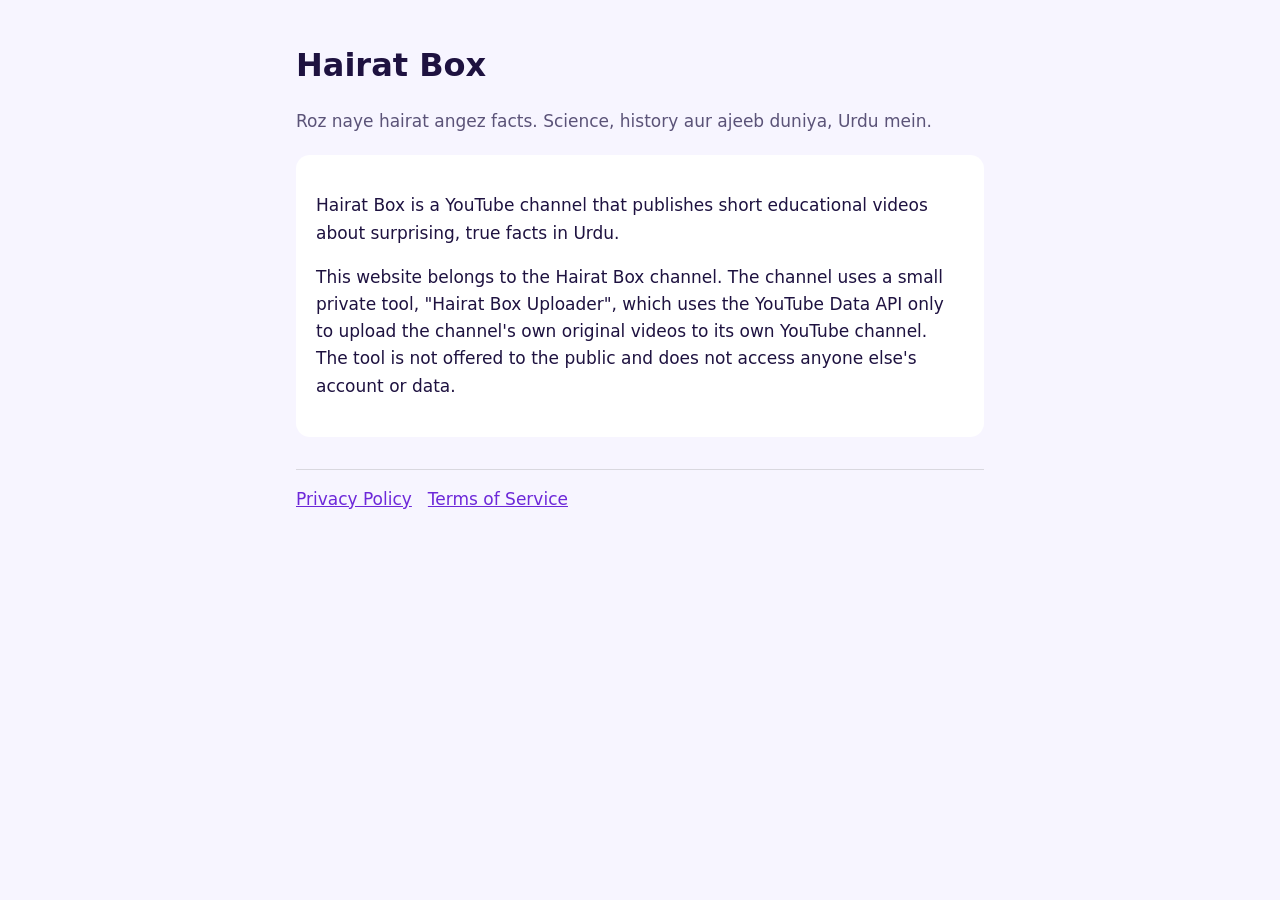
<file: index.html>
<!doctype html><html lang="en"><head><meta charset="utf-8"><meta name="viewport" content="width=device-width,initial-scale=1">
<title>Hairat Box</title><link rel="stylesheet" href="style.css"></head><body><main>
<h1>Hairat Box</h1>
<p class="muted">Roz naye hairat angez facts. Science, history aur ajeeb duniya, Urdu mein.</p>
<div class="card">
<p>Hairat Box is a YouTube channel that publishes short educational videos about surprising, true facts in Urdu.</p>
<p>This website belongs to the Hairat Box channel. The channel uses a small private tool, "Hairat Box Uploader", which uses the YouTube Data API only to upload the channel's own original videos to its own YouTube channel. The tool is not offered to the public and does not access anyone else's account or data.</p>
</div>
<nav><a href="privacy.html">Privacy Policy</a><a href="terms.html">Terms of Service</a></nav>
</main></body></html>
</file>
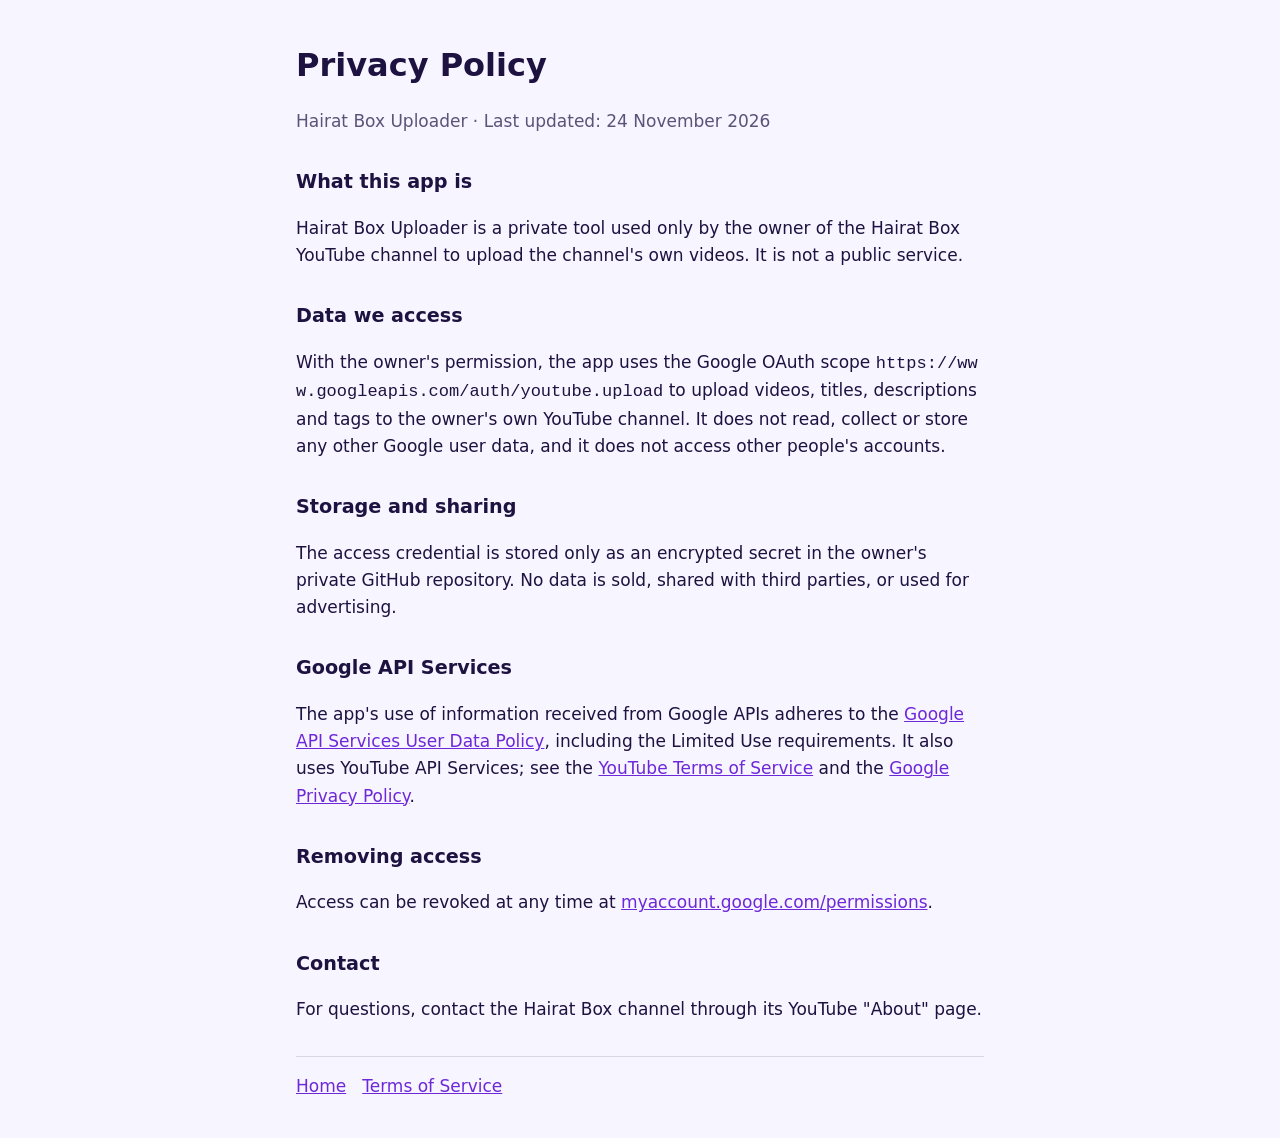
<file: privacy.html>
<!doctype html><html lang="en"><head><meta charset="utf-8"><meta name="viewport" content="width=device-width,initial-scale=1">
<title>Privacy Policy</title><link rel="stylesheet" href="style.css"></head><body><main>
<h1>Privacy Policy</h1><p class="muted">Hairat Box Uploader · Last updated: 24 November 2026</p>
<h2>What this app is</h2>
<p>Hairat Box Uploader is a private tool used only by the owner of the Hairat Box YouTube channel to upload the channel's own videos. It is not a public service.</p>
<h2>Data we access</h2>
<p>With the owner's permission, the app uses the Google OAuth scope <code>https://www.googleapis.com/auth/youtube.upload</code> to upload videos, titles, descriptions and tags to the owner's own YouTube channel. It does not read, collect or store any other Google user data, and it does not access other people's accounts.</p>
<h2>Storage and sharing</h2>
<p>The access credential is stored only as an encrypted secret in the owner's private GitHub repository. No data is sold, shared with third parties, or used for advertising.</p>
<h2>Google API Services</h2>
<p>The app's use of information received from Google APIs adheres to the <a href="https://developers.google.com/terms/api-services-user-data-policy">Google API Services User Data Policy</a>, including the Limited Use requirements. It also uses YouTube API Services; see the <a href="https://www.youtube.com/t/terms">YouTube Terms of Service</a> and the <a href="https://policies.google.com/privacy">Google Privacy Policy</a>.</p>
<h2>Removing access</h2>
<p>Access can be revoked at any time at <a href="https://myaccount.google.com/permissions">myaccount.google.com/permissions</a>.</p>
<h2>Contact</h2>
<p>For questions, contact the Hairat Box channel through its YouTube "About" page.</p>
<nav><a href="index.html">Home</a><a href="terms.html">Terms of Service</a></nav>
</main></body></html>
</file>
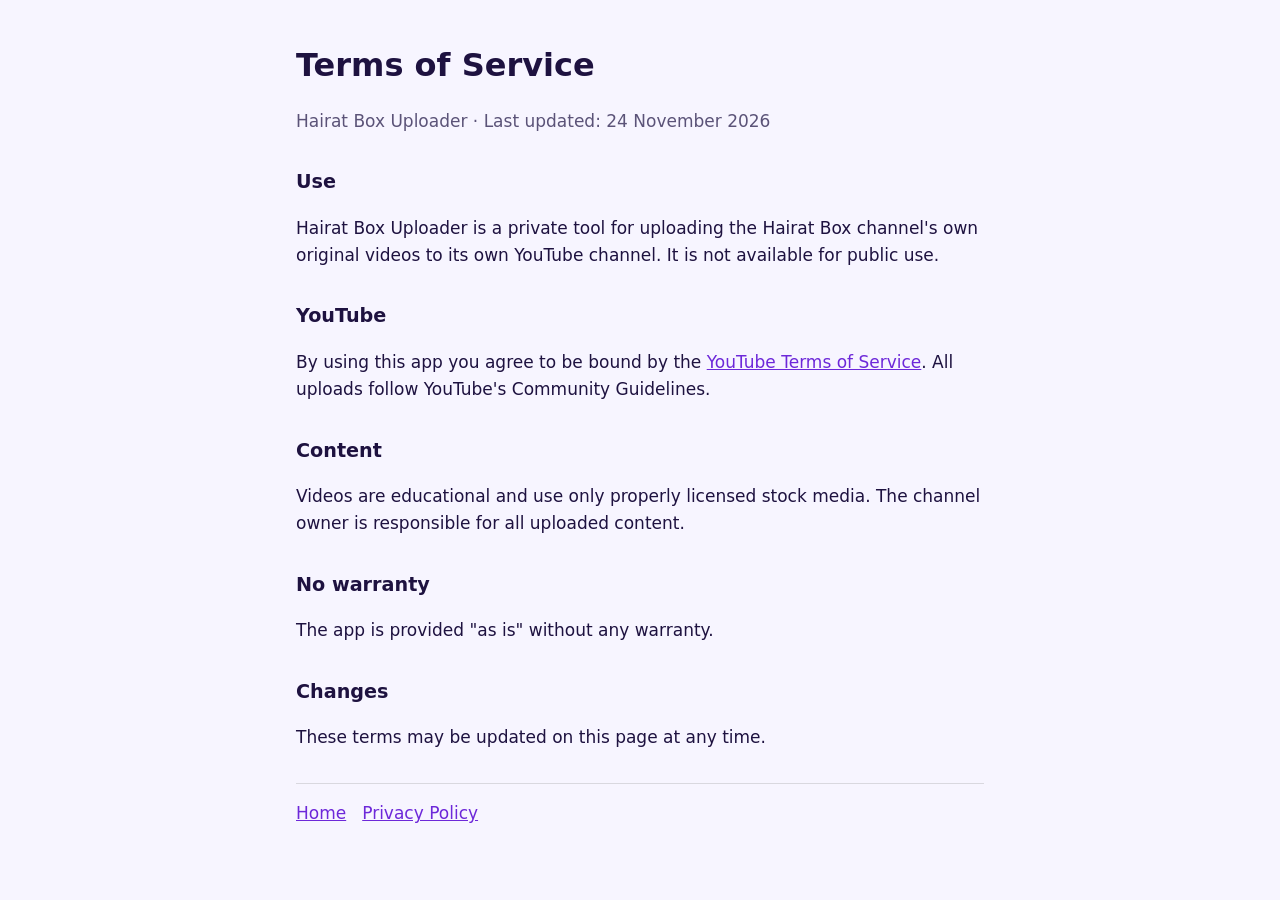
<file: terms.html>
<!doctype html><html lang="en"><head><meta charset="utf-8"><meta name="viewport" content="width=device-width,initial-scale=1">
<title>Terms of Service</title><link rel="stylesheet" href="style.css"></head><body><main>
<h1>Terms of Service</h1><p class="muted">Hairat Box Uploader · Last updated: 24 November 2026</p>
<h2>Use</h2>
<p>Hairat Box Uploader is a private tool for uploading the Hairat Box channel's own original videos to its own YouTube channel. It is not available for public use.</p>
<h2>YouTube</h2>
<p>By using this app you agree to be bound by the <a href="https://www.youtube.com/t/terms">YouTube Terms of Service</a>. All uploads follow YouTube's Community Guidelines.</p>
<h2>Content</h2>
<p>Videos are educational and use only properly licensed stock media. The channel owner is responsible for all uploaded content.</p>
<h2>No warranty</h2>
<p>The app is provided "as is" without any warranty.</p>
<h2>Changes</h2>
<p>These terms may be updated on this page at any time.</p>
<nav><a href="index.html">Home</a><a href="privacy.html">Privacy Policy</a></nav>
</main></body></html>
</file>
<file: style.css>
:root{--bg:#f7f5ff;--ink:#1e1240;--muted:#5b5378;--accent:#6d28d9;--card:#fff}
@media (prefers-color-scheme:dark){:root{--bg:#160b33;--ink:#f1ecff;--muted:#bdb2e6;--accent:#ffc828;--card:#22134a}}
*{box-sizing:border-box}body{margin:0;background:var(--bg);color:var(--ink);font:17px/1.6 system-ui,-apple-system,Segoe UI,Roboto,sans-serif}
main{max-width:720px;margin:0 auto;padding:40px 16px}h1{font-size:2rem;margin:0 0 8px}h2{margin-top:32px;font-size:1.2rem}
a{color:var(--accent)}.muted{color:var(--muted)}nav{display:flex;gap:16px;flex-wrap:wrap;margin-top:32px;padding-top:16px;border-top:1px solid #8884}
.card{background:var(--card);border-radius:14px;padding:20px;margin-top:20px}
code{word-break:break-all}
</file>
